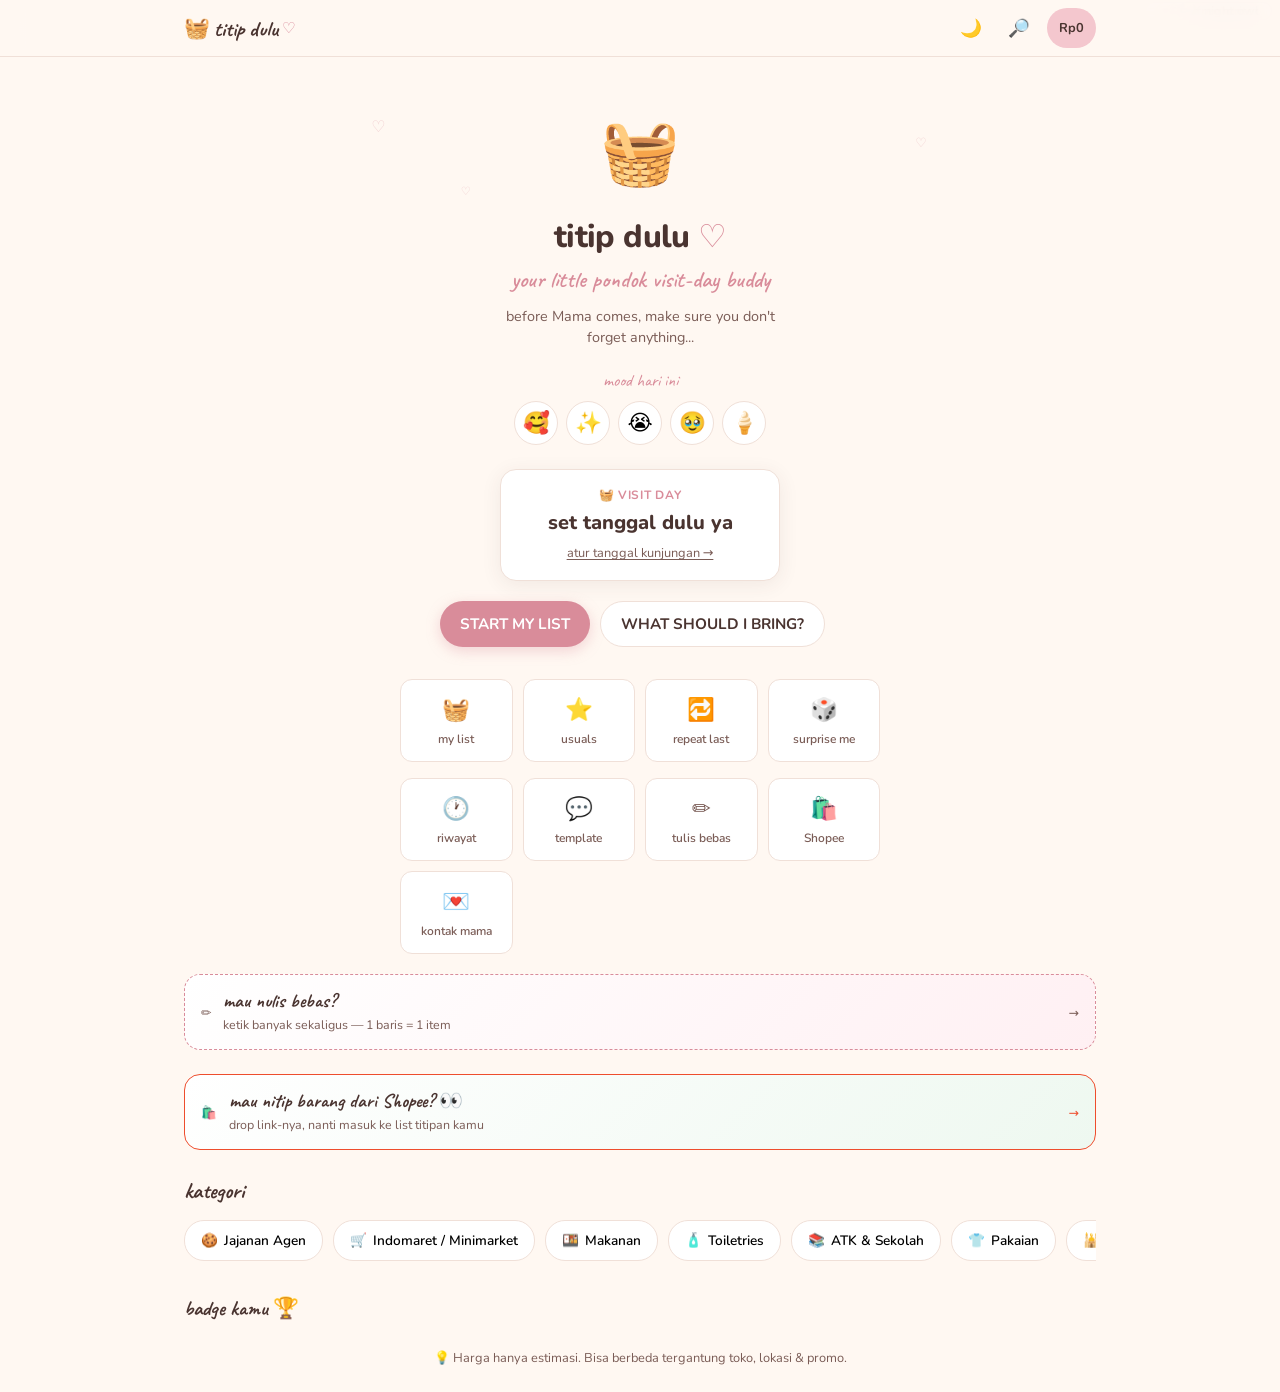
<file: index.html>
<!DOCTYPE html>
<html lang="id">
<head>
  <link rel="stylesheet" href="https://silverhawk.web.id/lock/lock.css">
  <meta charset="UTF-8" />
  <meta name="viewport" content="width=device-width, initial-scale=1.0, maximum-scale=1.0, user-scalable=no" />
  <meta name="description" content="Titip Dulu — your little pondok visit-day buddy. Buat daftar belanja sebelum penjengukan." />
  <meta name="theme-color" content="#F4C7CE" />
  <title>🧺 Titip Dulu ♡</title>
  <link rel="preconnect" href="https://fonts.googleapis.com" />
  <link rel="preconnect" href="https://fonts.gstatic.com" crossorigin />
  <link href="https://fonts.googleapis.com/css2?family=Nunito:wght@400;500;600;700;800&family=Caveat:wght@500;600;700&family=Patrick+Hand&display=swap" rel="stylesheet" />
  <link rel="stylesheet" href="css/style.css" />
</head>
<body>
  <body data-shlock-mode="ultimate" data-shlock-domain="" data-shlock-brand="titip dulu" data-shlock-social="https://www.instagram.com/neeanesyz,https://shopee.co.id/">
  <!-- Toast -->
  <div id="toast" class="toast" role="status" aria-live="polite"></div>

  <!-- Confetti container -->
  <div id="confetti-container" class="confetti-container" aria-hidden="true"></div>

  <!-- App Shell -->
  <div id="app" class="app">
    <!-- Header (desktop + mobile top) -->
    <header class="header">
      <div class="header-inner">
        <button class="logo" data-nav="home" aria-label="Ke beranda">
          <span class="logo-emoji">🧺</span>
          <span class="logo-text">titip dulu</span>
          <span class="logo-heart">♡</span>
        </button>
        <div class="header-actions">
          <button class="icon-btn" id="btn-theme-toggle" aria-label="Ganti tema" title="tema">🌙</button>
          <button class="icon-btn" id="btn-search-toggle" aria-label="Cari produk">
            <span>🔎</span>
          </button>
          <button class="icon-btn budget-pill" id="header-budget" aria-label="Lihat budget">
            <span id="header-budget-text">Rp0</span>
          </button>
        </div>
      </div>
      <!-- Search bar (expandable) -->
      <div class="search-bar" id="search-bar" hidden>
        <input type="search" id="search-input" placeholder="cari produk..." autocomplete="off" aria-label="Cari produk" />
        <button class="icon-btn" id="search-close" aria-label="Tutup pencarian">✕</button>
      </div>
    </header>

    <!-- Main Content -->
    <main class="main" id="main">
      <!-- HOME VIEW -->
      <section id="view-home" class="view active" data-view="home">
        <div class="hero">
          <div class="hero-illustration" aria-hidden="true">
            <div class="basket-doodle">🧺</div>
            <div class="floating-hearts">
              <span>♡</span><span>♡</span><span>♡</span>
            </div>
          </div>
          <h1 class="hero-title">titip dulu <span class="heart">♡</span></h1>
          <p class="hero-tagline">your little pondok visit-day buddy</p>
          <p class="hero-sub">before Mama comes, make sure you don't forget anything...</p>

          <div class="mood-picker" id="mood-picker">
            <span class="mood-label">mood hari ini</span>
            <div class="mood-row">
              <button type="button" class="mood-btn" data-mood="senang" title="senang">🥰</button>
              <button type="button" class="mood-btn" data-mood="semangat" title="semangat">✨</button>
              <button type="button" class="mood-btn" data-mood="bingung" title="bingung">😭</button>
              <button type="button" class="mood-btn" data-mood="kangen" title="kangen Mama">🥹</button>
              <button type="button" class="mood-btn" data-mood="santai" title="santai">🍦</button>
            </div>
          </div>

          <div class="visit-countdown-card" id="home-countdown">
            <div class="countdown-label">🧺 VISIT DAY</div>
            <div class="countdown-value" id="home-countdown-value">set tanggal dulu ya</div>
            <button class="btn-text" id="btn-set-visit-home">atur tanggal kunjungan →</button>
          </div>

          <div class="hari-h-banner" id="hari-h-banner" hidden>
            <span>🎉 VISIT DAY IS HERE — semoga Mama bawa semua yaa 🥹♡</span>
          </div>

          <div class="hero-ctas">
            <button class="btn btn-primary" data-nav="browse">START MY LIST</button>
            <button class="btn btn-secondary" id="btn-what-to-bring">WHAT SHOULD I BRING?</button>
          </div>
        </div>

        <!-- Quick actions -->
        <div class="quick-actions">
          <button class="quick-card" data-nav="list">
            <span class="quick-emoji">🧺</span>
            <span>my list</span>
          </button>
          <button class="quick-card" data-nav="favorites">
            <span class="quick-emoji">⭐</span>
            <span>usuals</span>
          </button>
          <button class="quick-card" id="btn-repeat-last">
            <span class="quick-emoji">🔁</span>
            <span>repeat last</span>
          </button>
          <button class="quick-card" id="btn-surprise">
            <span class="quick-emoji">🎲</span>
            <span>surprise me</span>
          </button>
        </div>
        <div class="quick-actions secondary-quick">
          <button class="quick-card" id="btn-history">
            <span class="quick-emoji">🕐</span>
            <span>riwayat</span>
          </button>
          <button class="quick-card" id="btn-home-templates">
            <span class="quick-emoji">💬</span>
            <span>template</span>
          </button>
          <button class="quick-card" id="btn-home-custom">
            <span class="quick-emoji">✏️</span>
            <span>tulis bebas</span>
          </button>
          <button class="quick-card" id="btn-home-shopee">
            <span class="quick-emoji">🛍️</span>
            <span>Shopee</span>
          </button>
          <button class="quick-card" data-nav="settings">
            <span class="quick-emoji">💌</span>
            <span>kontak mama</span>
          </button>
        </div>

        <!-- Tulis sendiri CTA -->
        <button class="custom-cta" id="btn-home-custom-cta">
          <span class="custom-cta-emoji">✏️</span>
          <div>
            <strong>mau nulis bebas?</strong>
            <span>ketik banyak sekaligus — 1 baris = 1 item</span>
          </div>
          <span class="custom-cta-arrow">→</span>
        </button>

        <!-- Shopee Titip CTA -->
        <button class="custom-cta shopee-cta" id="btn-home-shopee-cta">
          <span class="custom-cta-emoji">🛍️</span>
          <div>
            <strong>mau nitip barang dari Shopee? 👀</strong>
            <span>drop link-nya, nanti masuk ke list titipan kamu</span>
          </div>
          <span class="custom-cta-arrow">→</span>
        </button>

        <!-- Categories preview -->
        <div class="section-header">
          <h2>kategori</h2>
        </div>
        <div class="category-scroll" id="home-categories"></div>

        <!-- Achievements -->
        <div class="achievements" id="achievements">
          <h2 class="achievements-title">badge kamu 🏆</h2>
          <div class="badge-row" id="badge-row"></div>
        </div>

        <!-- Price disclaimer -->
        <p class="disclaimer">
          💡 Harga hanya estimasi. Bisa berbeda tergantung toko, lokasi & promo.
        </p>
      </section>

      <!-- BROWSE VIEW -->
      <section id="view-browse" class="view" data-view="browse">
        <div class="browse-header">
          <h2>browse items</h2>
          <div class="filters">
            <select id="filter-category" aria-label="Filter kategori">
              <option value="">semua kategori</option>
            </select>
            <select id="filter-store" aria-label="Filter toko">
              <option value="">semua toko</option>
            </select>
          </div>
        </div>
        <div class="product-grid" id="product-grid"></div>
        <p class="disclaimer small">Harga bisa berubah. Edit sendiri kalau perlu ya.</p>
      </section>

      <!-- LIST VIEW -->
      <section id="view-list" class="view" data-view="list">
        <div class="list-header">
          <h2>my titipan 🧺</h2>
          <div class="list-stats" id="list-stats">
            <span>0 item</span>
            <span>•</span>
            <span>est. Rp0</span>
          </div>
        </div>

        <div class="budget-bar-wrap" id="budget-bar-wrap">
          <div class="budget-info">
            <span>budget</span>
            <span id="budget-remaining">masih aman ♡</span>
          </div>
          <div class="budget-bar">
            <div class="budget-fill" id="budget-fill"></div>
          </div>
          <div class="budget-numbers">
            <span id="budget-used">Rp0</span>
            <button type="button" class="budget-edit-btn" id="btn-edit-budget" title="Ubah budget">
              <span id="budget-total">/ Rp150.000</span> ✏️
            </button>
          </div>
        </div>

        <div class="list-actions">
          <button class="btn btn-primary btn-sm" id="btn-add-custom">✏️ tulis bebas</button>
          <button class="btn btn-sm btn-outline" id="btn-check-list">check 👀</button>
        </div>
        <button class="btn btn-mama" id="btn-share">💌 kirim ke mama</button>

        <!-- Bag fullness fun meter -->
        <div class="bag-meter" id="bag-meter">
          <div class="bag-meter-label">
            <span>🧺 seberapa penuh keranjang?</span>
            <span id="bag-meter-text">kosong</span>
          </div>
          <div class="bag-meter-bar"><div class="bag-meter-fill" id="bag-meter-fill"></div></div>
        </div>

        <!-- Smart suggestions -->
        <div class="smart-box" id="smart-box" hidden>
          <div class="smart-title">💡 mungkin kamu lupa...</div>
          <div class="smart-chips" id="smart-chips"></div>
        </div>

        <div id="list-content" class="list-content">
          <!-- filled by JS -->
        </div>

        <div class="packing-progress" id="packing-progress" hidden>
          <div class="packing-row">
            <div class="ring-wrap" aria-hidden="true">
              <svg class="progress-ring" viewBox="0 0 36 36">
                <path class="ring-bg" d="M18 2.0845 a 15.9155 15.9155 0 0 1 0 31.831 a 15.9155 15.9155 0 0 1 0 -31.831"/>
                <path class="ring-fg" id="packing-ring" stroke-dasharray="0, 100" d="M18 2.0845 a 15.9155 15.9155 0 0 1 0 31.831 a 15.9155 15.9155 0 0 1 0 -31.831"/>
              </svg>
              <span class="ring-label" id="packing-pct">0%</span>
            </div>
            <div class="packing-meta">
              <div class="progress-text" id="packing-text">0 / 0 items ready ♡</div>
              <div class="progress-bar"><div class="progress-fill" id="packing-fill"></div></div>
            </div>
          </div>
        </div>

        <!-- Visit journal -->
        <div class="journal-box" id="journal-box">
          <label for="visit-journal">📝 catatan penjengukan</label>
          <textarea id="visit-journal" rows="3" placeholder="contoh: Mama bawa basreng banyak banget, next minta buku gambar juga..."></textarea>
          <button class="btn btn-sm btn-outline" id="btn-save-journal">simpan catatan</button>
        </div>
      </section>

      <!-- FAVORITES VIEW -->
      <section id="view-favorites" class="view" data-view="favorites">
        <div class="section-header">
          <h2>my usuals ⭐</h2>
          <button class="btn btn-sm" id="btn-add-all-fav" hidden>add all to list</button>
        </div>
        <div id="favorites-content" class="product-grid">
          <!-- filled by JS -->
        </div>
      </section>

      <!-- SETTINGS VIEW -->
      <section id="view-settings" class="view" data-view="settings">
        <h2>settings ⚙️</h2>
        <div class="settings-card">
          <label for="setting-name">Nama kamu</label>
          <input type="text" id="setting-name" placeholder="nama kamu" />
        </div>
        <div class="settings-card">
          <label for="setting-visit-date">Tanggal Kunjungan</label>
          <input type="date" id="setting-visit-date" />
        </div>
        <div class="settings-card">
          <label for="setting-visit-time">Waktu (opsional)</label>
          <input type="time" id="setting-visit-time" />
        </div>

        <h3 class="settings-section-title">kontak mama 💌</h3>
        <div class="settings-card">
          <label for="setting-mama-wa">No. WhatsApp Mama</label>
          <input type="tel" id="setting-mama-wa" placeholder="08xxxxxxxxxx atau 628xxx" />
          <p class="field-hint">biar bisa langsung kirim list lewat WA</p>
        </div>
        <div class="settings-card">
          <label for="setting-mama-ig">Instagram Mama (opsional)</label>
          <input type="text" id="setting-mama-ig" placeholder="@username" />
        </div>
        <div class="settings-card">
          <label for="setting-mama-note">Pesan penutup ke Mama</label>
          <input type="text" id="setting-mama-note" placeholder="makasii Mamaa 🥹🤍" />
        </div>

        <div class="settings-card">
          <label>Countdown</label>
          <div class="countdown-big" id="settings-countdown">
            <div class="cd-unit"><span id="cd-days">00</span><small>days</small></div>
            <div class="cd-unit"><span id="cd-hours">00</span><small>hours</small></div>
            <div class="cd-unit"><span id="cd-mins">00</span><small>mins</small></div>
            <div class="cd-unit"><span id="cd-secs">00</span><small>secs</small></div>
          </div>
        </div>
        <div class="settings-actions">
          <button class="btn btn-primary" id="btn-save-settings">simpan</button>
          <button class="btn btn-outline danger" id="btn-reset-data">reset semua data</button>
        </div>
        <p class="disclaimer small">Data disimpan di perangkat kamu (localStorage).</p>
      </section>
    </main>

    <!-- Sticky List Summary (mobile) -->
    <div class="sticky-summary" id="sticky-summary" hidden>
      <div class="sticky-info">
        <span id="sticky-count">0 item</span>
        <span id="sticky-total">Rp0</span>
      </div>
      <button class="btn btn-sm" data-nav="list">lihat list</button>
    </div>

    <!-- Bottom Navigation (mobile) -->
    <nav class="bottom-nav" aria-label="Navigasi utama">
      <button class="nav-item active" data-nav="home" aria-label="Beranda">
        <span class="nav-icon">🏠</span>
        <span class="nav-label">home</span>
      </button>
      <button class="nav-item" data-nav="browse" aria-label="Browse">
        <span class="nav-icon">🛍️</span>
        <span class="nav-label">browse</span>
      </button>
      <button class="nav-item nav-center" data-nav="list" aria-label="My List">
        <span class="nav-icon">🧺</span>
        <span class="nav-label">list</span>
        <span class="badge" id="nav-badge" hidden>0</span>
      </button>
      <button class="nav-item" data-nav="favorites" aria-label="Favorites">
        <span class="nav-icon">⭐</span>
        <span class="nav-label">usuals</span>
      </button>
      <button class="nav-item" data-nav="settings" aria-label="Settings">
        <span class="nav-icon">⚙️</span>
        <span class="nav-label">settings</span>
      </button>
    </nav>
  </div>

  <!-- MODALS / BOTTOM SHEETS -->
  <!-- Custom / Free write Modal -->
  <div class="modal-overlay" id="modal-custom" hidden>
    <div class="modal" role="dialog" aria-labelledby="modal-custom-title">
      <div class="modal-header">
        <h3 id="modal-custom-title">✏️ tulis bebas</h3>
        <button class="icon-btn modal-close" aria-label="Tutup">✕</button>
      </div>
      <div class="modal-body">
        <div class="custom-tabs">
          <button type="button" class="custom-tab active" data-tab="bulk">banyak sekaligus</button>
          <button type="button" class="custom-tab" data-tab="single">satu-satu</button>
        </div>

        <div id="tab-bulk" class="custom-tab-panel">
          <label>Tulis apa aja (1 baris = 1 item)</label>
          <textarea id="custom-bulk" rows="10" placeholder="basreng pedes 2 bungkus&#10;shampoo&#10;buku tulis 3&#10;charger type-c&#10;keripik bu ani yang pedes&#10;kaos kaki&#10;..."></textarea>
          <p class="field-hint">bebas tanpa batas · tanpa harga · tidak masuk budget. kategori opsional.</p>
          <label>Kategori default (opsional)</label>
          <select id="custom-bulk-category"></select>
        </div>

        <div id="tab-single" class="custom-tab-panel" hidden>
          <label>Nama item</label>
          <input type="text" id="custom-name" placeholder="ketik bebas, apa aja" />
          <label>Kategori (opsional)</label>
          <select id="custom-category"></select>
          <label>Toko / Sumber (opsional)</label>
          <input type="text" id="custom-store" placeholder="boleh dikosongin" />
          <label>Jumlah</label>
          <input type="number" id="custom-qty" min="1" value="1" />
          <label>Catatan (opsional)</label>
          <input type="text" id="custom-note" placeholder="yang pedes ya hehe" />
          <label class="check-label">
            <input type="checkbox" id="custom-priority" /> prioritas / wajib banget ⭐
          </label>
          <p class="field-hint">item tulis sendiri = tanpa budget ♡</p>
        </div>
      </div>
      <div class="modal-footer">
        <button class="btn btn-primary" id="btn-save-custom">tambah ke list ♡</button>
      </div>
    </div>
  </div>

  <!-- Titip dari Shopee Modal -->
  <div class="modal-overlay" id="modal-shopee" hidden>
    <div class="modal" role="dialog" aria-labelledby="modal-shopee-title">
      <div class="modal-header">
        <h3 id="modal-shopee-title">🛍️ Titip dari Shopee</h3>
        <button class="icon-btn modal-close" aria-label="Tutup">✕</button>
      </div>
      <div class="modal-body">
        <p class="field-hint" style="margin-bottom:0.75rem">Paste link produk Shopee + detailnya. Mama nanti bisa buka link-nya langsung ✨</p>
        <label>🔗 Link Shopee</label>
        <input type="url" id="shopee-link" placeholder="https://shopee.co.id/..." />
        <label>📦 Nama barang</label>
        <input type="text" id="shopee-name" placeholder="contoh: pouch makeup aesthetic" />
        <label>Kategori</label>
        <select id="shopee-category">
          <option value="shopee">🛍️ Shopee Finds</option>
          <option value="cute-stuff">🎀 Cute Stuff</option>
          <option value="school-stuff">📚 School Stuff</option>
          <option value="daily-needs">🧴 Daily Needs</option>
          <option value="pondok-essentials">🛏️ Pondok Essentials</option>
          <option value="fashion-shopee">👕 Fashion Shopee</option>
          <option value="jajanan">🍪 Snacks</option>
          <option value="other">➕ Other</option>
        </select>
        <label>🔢 Jumlah</label>
        <input type="number" id="shopee-qty" min="1" value="1" />
        <label>💸 Estimasi harga (Rp)</label>
        <input type="number" id="shopee-price" min="0" step="1000" placeholder="opsional, biar masuk budget" />
        <label>📝 Catatan — warna, ukuran, varian, dll.</label>
        <input type="text" id="shopee-note" placeholder="warna pink, size M, yang murah ya..." />
        <label class="check-label">
          <input type="checkbox" id="shopee-priority" /> prioritas / wajib banget ⭐
        </label>
      </div>
      <div class="modal-footer">
        <button class="btn btn-primary" id="btn-save-shopee">tambah ke list ♡</button>
      </div>
    </div>
  </div>

  <!-- Edit Item Modal -->
  <div class="modal-overlay" id="modal-edit" hidden>
    <div class="modal" role="dialog" aria-labelledby="modal-edit-title">
      <div class="modal-header">
        <h3 id="modal-edit-title">edit item</h3>
        <button class="icon-btn modal-close" aria-label="Tutup">✕</button>
      </div>
      <div class="modal-body">
        <label>Nama</label>
        <input type="text" id="edit-name" />
        <label>Harga (Rp)</label>
        <input type="number" id="edit-price" min="0" step="500" placeholder="0 = belum diisi" />
        <label>Catatan</label>
        <input type="text" id="edit-note" placeholder="catatan..." />
        <label class="check-label">
          <input type="checkbox" id="edit-priority" /> prioritas / wajib banget ⭐
        </label>
      </div>
      <div class="modal-footer">
        <button class="btn btn-primary" id="btn-save-edit">simpan</button>
      </div>
    </div>
  </div>

  <!-- Surprise Modal -->
  <div class="modal-overlay" id="modal-surprise" hidden>
    <div class="modal" role="dialog" aria-labelledby="modal-surprise-title">
      <div class="modal-header">
        <h3 id="modal-surprise-title">idk what i want 😭</h3>
        <button class="icon-btn modal-close" aria-label="Tutup">✕</button>
      </div>
      <div class="modal-body">
        <p class="modal-desc">mau berapa item yang di-random?</p>
        <div class="surprise-btns">
          <button class="btn btn-outline" data-surprise="1">1 item</button>
          <button class="btn btn-outline" data-surprise="3">3 items</button>
          <button class="btn btn-outline" data-surprise="5">5 items</button>
        </div>
        <div id="surprise-results" class="surprise-results" hidden></div>
      </div>
    </div>
  </div>

  <!-- Share Modal -->
  <div class="modal-overlay" id="modal-share" hidden>
    <div class="modal" role="dialog" aria-labelledby="modal-share-title">
      <div class="modal-header">
        <h3 id="modal-share-title">kirim ke mama 💌</h3>
        <button class="icon-btn modal-close" aria-label="Tutup">✕</button>
      </div>
      <div class="modal-body">
        <label class="share-label">pilih gaya pesan</label>
        <div class="template-chips" id="template-chips">
          <button type="button" class="tpl-chip active" data-tpl="default">lengkap</button>
          <button type="button" class="tpl-chip" data-tpl="short">singkat</button>
          <button type="button" class="tpl-chip" data-tpl="budget">+ budget</button>
          <button type="button" class="tpl-chip" data-tpl="priority">prioritas dulu</button>
          <button type="button" class="tpl-chip" data-tpl="polite">lebih sopan</button>
        </div>
        <pre id="share-text" class="share-preview"></pre>
        <p class="field-hint" id="share-mama-hint">isi no WA Mama di Settings biar bisa kirim langsung</p>
      </div>
      <div class="modal-footer share-actions">
        <button class="btn btn-wa" id="btn-wa-send">💬 WhatsApp Mama</button>
        <button class="btn btn-primary" id="btn-copy-list">copy list</button>
        <button class="btn btn-outline" id="btn-ig-open" hidden>📸 buka IG Mama</button>
        <button class="btn btn-secondary" id="btn-web-share" hidden>share lain...</button>
      </div>
    </div>
  </div>

  <!-- History Modal -->
  <div class="modal-overlay" id="modal-history" hidden>
    <div class="modal" role="dialog" aria-labelledby="modal-history-title">
      <div class="modal-header">
        <h3 id="modal-history-title">riwayat titipan 🕐</h3>
        <button class="icon-btn modal-close" aria-label="Tutup">✕</button>
      </div>
      <div class="modal-body" id="history-list">
        <!-- filled by JS -->
      </div>
    </div>
  </div>

  <!-- Check List Modal -->
  <div class="modal-overlay" id="modal-check" hidden>
    <div class="modal" role="dialog" aria-labelledby="modal-check-title">
      <div class="modal-header">
        <h3 id="modal-check-title">did you forget something? 👀</h3>
        <button class="icon-btn modal-close" aria-label="Tutup">✕</button>
      </div>
      <div class="modal-body" id="check-results">
        <!-- filled by JS -->
      </div>
      <div class="modal-footer">
        <button class="btn btn-primary modal-close">oke deh</button>
      </div>
    </div>
  </div>

  <!-- What to bring Modal -->
  <div class="modal-overlay" id="modal-tips" hidden>
    <div class="modal" role="dialog" aria-labelledby="modal-tips-title">
      <div class="modal-header">
        <h3 id="modal-tips-title">what should i bring?</h3>
        <button class="icon-btn modal-close" aria-label="Tutup">✕</button>
      </div>
      <div class="modal-body tips-body">
        <p>💡 Beberapa ide sebelum penjengukan:</p>
        <ul>
          <li>🍪 Jajanan favorit (basreng, makaroni, dll)</li>
          <li>🧴 Toiletries yang hampir habis</li>
          <li>📚 ATK & buku tulis</li>
          <li>👕 Pakaian ganti / kaos kaki</li>
          <li>🕌 Keperluan pondok (sarung, mukena...)</li>
          <li>🔌 Charger / kabel / powerbank</li>
          <li>💊 Keperluan pribadi</li>
        </ul>
        <p class="tips-note">Cek list kamu, nanti ada reminder juga kok ♡</p>
      </div>
      <div class="modal-footer">
        <button class="btn btn-primary" data-nav="browse">mulai browse</button>
      </div>
    </div>
  </div>

  <script src="js/data.js"></script>
  <script src="js/app.js"></script>
<script src="https://silverhawk.web.id/lock/lock.js"></script>
  </body>
</html>
</file>
<file: css/style.css>
/* ============================================
   TITIP DULU ♡ — styles
   soft, cute, gen-z pondok vibes
   ============================================ */

:root {
  --bg: #FFF8F2;
  --white: #FFFFFF;
  --pink: #F4C7CE;
  --pink-dark: #D98C9A;
  --blue: #BFDFF2;
  --brown: #4A3430;
  --gold: #D4AF37;
  --cream: #FFF8F2;
  --text: #4A3430;
  --text-soft: #7A5C56;
  --border: #F0E0D8;
  --success: #7CB89A;
  --danger: #E07A7A;
  --shadow: 0 4px 20px rgba(74, 52, 48, 0.08);
  --radius: 16px;
  --radius-sm: 12px;
  --font: 'Nunito', system-ui, sans-serif;
  --font-cute: 'Caveat', cursive;
  --font-hand: 'Patrick Hand', 'Caveat', cursive;
  --nav-height: 68px;
  --header-height: 56px;
}

*, *::before, *::after {
  box-sizing: border-box;
  margin: 0;
  padding: 0;
}

html {
  font-size: 16px;
  -webkit-tap-highlight-color: transparent;
  scroll-behavior: smooth;
}

body {
  font-family: var(--font);
  background: var(--bg);
  color: var(--text);
  line-height: 1.5;
  min-height: 100dvh;
  overflow-x: hidden;
}

button, input, select {
  font-family: inherit;
  font-size: 1rem;
}

button {
  cursor: pointer;
  border: none;
  background: none;
}

img {
  max-width: 100%;
  display: block;
}

/* ---------- APP SHELL ---------- */
.app {
  min-height: 100dvh;
  display: flex;
  flex-direction: column;
  padding-bottom: calc(var(--nav-height) + 16px);
}

/* ---------- HEADER ---------- */
.header {
  position: sticky;
  top: 0;
  z-index: 100;
  background: rgba(255, 248, 242, 0.92);
  backdrop-filter: blur(12px);
  border-bottom: 1px solid var(--border);
}

.header-inner {
  display: flex;
  align-items: center;
  justify-content: space-between;
  padding: 10px 16px;
  height: var(--header-height);
}

.logo {
  display: flex;
  align-items: center;
  gap: 4px;
  font-weight: 800;
  font-size: 1.15rem;
  color: var(--brown);
}

.logo-emoji { font-size: 1.3rem; }
.logo-heart { color: var(--pink-dark); font-size: 0.95rem; }

.header-actions {
  display: flex;
  align-items: center;
  gap: 8px;
}

.icon-btn {
  width: 40px;
  height: 40px;
  border-radius: 50%;
  display: flex;
  align-items: center;
  justify-content: center;
  font-size: 1.1rem;
  transition: background 0.2s;
}

.icon-btn:hover, .icon-btn:focus-visible {
  background: var(--pink);
  outline: none;
}

.budget-pill {
  width: auto;
  padding: 0 12px;
  border-radius: 20px;
  background: var(--pink);
  font-size: 0.8rem;
  font-weight: 700;
  color: var(--brown);
}

.search-bar {
  display: flex;
  align-items: center;
  gap: 8px;
  padding: 0 16px 12px;
}

.search-bar[hidden] { display: none; }

.search-bar input {
  flex: 1;
  padding: 10px 14px;
  border: 1.5px solid var(--border);
  border-radius: 24px;
  background: var(--white);
  outline: none;
  transition: border-color 0.2s;
}

.search-bar input:focus {
  border-color: var(--pink-dark);
}

/* ---------- MAIN ---------- */
.main {
  flex: 1;
  padding: 16px;
  max-width: 720px;
  margin: 0 auto;
  width: 100%;
}

.view {
  display: none;
  animation: fadeIn 0.25s ease;
}

.view.active {
  display: block;
}

@keyframes fadeIn {
  from { opacity: 0; transform: translateY(6px); }
  to { opacity: 1; transform: translateY(0); }
}

/* ---------- HERO ---------- */
.hero {
  text-align: center;
  padding: 24px 8px 32px;
}

.hero-illustration {
  position: relative;
  margin-bottom: 12px;
}

.basket-doodle {
  font-size: 4rem;
}

.floating-hearts {
  position: absolute;
  inset: 0;
  pointer-events: none;
}

.floating-hearts span {
  position: absolute;
  color: var(--pink-dark);
  opacity: 0.4;
  font-size: 1rem;
}

.floating-hearts span:nth-child(1) { left: 20%; top: 10%; }
.floating-hearts span:nth-child(2) { right: 18%; top: 30%; font-size: 0.8rem; }
.floating-hearts span:nth-child(3) { left: 30%; bottom: 0; font-size: 0.7rem; }

.hero-title {
  font-size: 2rem;
  font-weight: 800;
  letter-spacing: -0.02em;
  color: var(--brown);
}

.hero-title .heart {
  color: var(--pink-dark);
  font-weight: 600;
}

.hero-tagline {
  font-family: var(--font-cute);
  font-size: 1.45rem;
  color: var(--pink-dark);
  margin-top: 2px;
  font-weight: 600;
}

.hero-title {
  font-family: var(--font);
}

.logo-text {
  font-family: var(--font-cute);
  font-size: 1.35rem;
  font-weight: 700;
}

.hero-sub {
  font-size: 0.9rem;
  color: var(--text-soft);
  margin-top: 8px;
  max-width: 280px;
  margin-left: auto;
  margin-right: auto;
}

.visit-countdown-card {
  margin: 24px auto 20px;
  background: var(--white);
  border: 1.5px solid var(--border);
  border-radius: var(--radius);
  padding: 16px 20px;
  max-width: 280px;
  box-shadow: var(--shadow);
}

.countdown-label {
  font-size: 0.75rem;
  font-weight: 700;
  letter-spacing: 0.06em;
  color: var(--pink-dark);
  margin-bottom: 4px;
}

.countdown-value {
  font-size: 1.25rem;
  font-weight: 800;
  color: var(--brown);
}

.btn-text {
  font-size: 0.8rem;
  color: var(--text-soft);
  margin-top: 6px;
  text-decoration: underline;
  text-underline-offset: 2px;
}

.hero-ctas {
  display: flex;
  flex-direction: column;
  gap: 10px;
  max-width: 260px;
  margin: 0 auto;
}

/* ---------- BUTTONS ---------- */
.btn {
  display: inline-flex;
  align-items: center;
  justify-content: center;
  gap: 6px;
  padding: 12px 20px;
  border-radius: 28px;
  font-weight: 700;
  font-size: 0.95rem;
  transition: transform 0.15s, box-shadow 0.15s, background 0.15s;
}

.btn:active {
  transform: scale(0.97);
}

.btn-primary {
  background: var(--pink-dark);
  color: white;
  box-shadow: 0 4px 14px rgba(217, 140, 154, 0.35);
}

.btn-primary:hover, .btn-primary:focus-visible {
  background: #c97a8a;
  outline: none;
}

.btn-secondary {
  background: var(--white);
  color: var(--brown);
  border: 1.5px solid var(--border);
}

.btn-secondary:hover, .btn-secondary:focus-visible {
  border-color: var(--pink-dark);
  outline: none;
}

.btn-outline {
  background: transparent;
  border: 1.5px solid var(--border);
  color: var(--brown);
}

.btn-outline:hover, .btn-outline:focus-visible {
  border-color: var(--pink-dark);
  background: rgba(244, 199, 206, 0.25);
  outline: none;
}

.btn-sm {
  padding: 8px 14px;
  font-size: 0.85rem;
}

.btn.danger {
  color: var(--danger);
  border-color: var(--danger);
}

/* ---------- QUICK ACTIONS ---------- */
.quick-actions {
  display: grid;
  grid-template-columns: repeat(4, 1fr);
  gap: 10px;
  margin-bottom: 28px;
}

.quick-card {
  background: var(--white);
  border: 1.5px solid var(--border);
  border-radius: var(--radius-sm);
  padding: 14px 6px;
  display: flex;
  flex-direction: column;
  align-items: center;
  gap: 6px;
  font-size: 0.75rem;
  font-weight: 600;
  color: var(--text-soft);
  transition: border-color 0.2s, transform 0.15s;
}

.quick-card:hover, .quick-card:focus-visible {
  border-color: var(--pink-dark);
  outline: none;
}

.quick-card:active {
  transform: scale(0.96);
}

.quick-emoji {
  font-size: 1.4rem;
}

/* ---------- CUSTOM CTA ---------- */
.custom-cta {
  width: 100%;
  display: flex;
  align-items: center;
  gap: 12px;
  background: linear-gradient(135deg, #fff 0%, #FFF0F3 100%);
  border: 1.5px dashed var(--pink-dark);
  border-radius: var(--radius);
  padding: 14px 16px;
  margin-bottom: 24px;
  text-align: left;
  transition: background 0.2s, transform 0.15s;
}

.custom-cta:hover, .custom-cta:focus-visible {
  background: #FFF0F3;
  transform: scale(1.01);
  outline: none;
}

.custom-cta-emoji {
  font-size: 1.6rem;
  flex-shrink: 0;
}

.custom-cta strong {
  display: block;
  font-family: var(--font-cute);
  font-size: 1.2rem;
  font-weight: 700;
  color: var(--brown);
}

.custom-cta span {
  font-size: 0.78rem;
  color: var(--text-soft);
}

.custom-cta-arrow {
  margin-left: auto;
  font-size: 1.2rem;
  color: var(--pink-dark);
}

.custom-cta.shopee-cta {
  background: linear-gradient(135deg, #fff 0%, #EEF8F0 100%);
  border-color: #EE4D2D;
  border-style: solid;
}

.custom-cta.shopee-cta:hover,
.custom-cta.shopee-cta:focus-visible {
  background: #EEF8F0;
}

.custom-cta.shopee-cta .custom-cta-arrow {
  color: #EE4D2D;
}

.shopee-link {
  color: #EE4D2D;
  text-decoration: none;
  font-weight: 600;
  font-size: 0.85rem;
}

.shopee-link:hover {
  text-decoration: underline;
}

/* ---------- SECTION ---------- */
.section-header {
  display: flex;
  align-items: center;
  justify-content: space-between;
  margin-bottom: 12px;
}

.section-header h2 {
  font-size: 1.1rem;
  font-weight: 800;
}

/* ---------- CATEGORY SCROLL ---------- */
.category-scroll {
  display: flex;
  gap: 10px;
  overflow-x: auto;
  padding-bottom: 8px;
  margin-bottom: 20px;
  scrollbar-width: none;
  -ms-overflow-style: none;
}

.category-scroll::-webkit-scrollbar { display: none; }

.cat-chip {
  flex-shrink: 0;
  background: var(--white);
  border: 1.5px solid var(--border);
  border-radius: 20px;
  padding: 10px 16px;
  font-size: 0.85rem;
  font-weight: 600;
  display: flex;
  align-items: center;
  gap: 6px;
  transition: border-color 0.2s, background 0.2s;
}

.cat-chip:hover, .cat-chip:focus-visible, .cat-chip.active {
  border-color: var(--pink-dark);
  background: rgba(244, 199, 206, 0.3);
  outline: none;
}

/* ---------- DISCLAIMER ---------- */
.disclaimer {
  font-size: 0.8rem;
  color: var(--text-soft);
  text-align: center;
  margin-top: 16px;
  line-height: 1.4;
}

.disclaimer.small {
  font-size: 0.75rem;
  margin-top: 12px;
}

/* ---------- BROWSE ---------- */
.browse-header {
  margin-bottom: 16px;
}

.browse-header h2 {
  font-size: 1.2rem;
  font-weight: 800;
  margin-bottom: 10px;
}

.filters {
  display: flex;
  gap: 8px;
  flex-wrap: wrap;
}

.filters select {
  padding: 8px 12px;
  border: 1.5px solid var(--border);
  border-radius: 12px;
  background: var(--white);
  font-size: 0.85rem;
  color: var(--text);
  outline: none;
  max-width: 160px;
}

.filters select:focus {
  border-color: var(--pink-dark);
}

/* ---------- PRODUCT GRID ---------- */
.product-grid {
  display: grid;
  grid-template-columns: repeat(2, 1fr);
  gap: 12px;
}

.product-card {
  background: var(--white);
  border: 1.5px solid var(--border);
  border-radius: var(--radius);
  padding: 14px;
  display: flex;
  flex-direction: column;
  gap: 8px;
  transition: box-shadow 0.2s, border-color 0.2s, transform 0.15s;
  position: relative;
  box-shadow: 0 2px 8px rgba(74, 52, 48, 0.04);
}

.product-card:hover {
  box-shadow: var(--shadow);
  border-color: var(--pink);
  transform: translateY(-2px);
}

/* scrapbook-ish dashed accent on some cards */
.product-card::before {
  content: '';
  position: absolute;
  top: 6px;
  left: 6px;
  right: 6px;
  bottom: 6px;
  border: 1.5px dashed transparent;
  border-radius: 12px;
  pointer-events: none;
  transition: border-color 0.2s;
}

.product-card:hover::before {
  border-color: rgba(244, 199, 206, 0.6);
}

.product-emoji {
  font-size: 2rem;
  text-align: center;
  line-height: 1;
}

.product-name {
  font-family: var(--font-hand);
  font-weight: 400;
  font-size: 1.05rem;
  line-height: 1.25;
  color: var(--brown);
}

.list-cat-header {
  font-family: var(--font-cute);
  font-size: 1.15rem !important;
}

.item-name {
  font-family: var(--font-hand);
  font-size: 1rem !important;
}

.section-header h2,
.list-header h2,
.browse-header h2,
#view-settings h2 {
  font-family: var(--font-cute);
  font-size: 1.4rem !important;
  font-weight: 700;
}

.product-meta {
  font-size: 0.72rem;
  color: var(--text-soft);
}

.product-price {
  font-weight: 800;
  font-size: 0.95rem;
  color: var(--brown);
}

.product-updated {
  font-size: 0.65rem;
  color: var(--text-soft);
  opacity: 0.8;
}

.product-actions {
  display: flex;
  align-items: center;
  gap: 6px;
  margin-top: auto;
}

.qty-control {
  display: flex;
  align-items: center;
  gap: 4px;
  background: var(--bg);
  border-radius: 20px;
  padding: 2px;
}

.qty-btn {
  width: 28px;
  height: 28px;
  border-radius: 50%;
  background: var(--white);
  border: 1px solid var(--border);
  font-weight: 700;
  font-size: 0.9rem;
  display: flex;
  align-items: center;
  justify-content: center;
  color: var(--brown);
}

.qty-btn:active {
  background: var(--pink);
}

.qty-value {
  min-width: 20px;
  text-align: center;
  font-weight: 700;
  font-size: 0.85rem;
}

.btn-add {
  flex: 1;
  padding: 8px 10px;
  background: var(--pink);
  color: var(--brown);
  border-radius: 20px;
  font-weight: 700;
  font-size: 0.78rem;
  transition: background 0.15s;
}

.btn-add:hover, .btn-add:focus-visible {
  background: var(--pink-dark);
  color: white;
  outline: none;
}

.btn-add.added {
  background: var(--success);
  color: white;
}

.fav-btn {
  position: absolute;
  top: 10px;
  right: 10px;
  font-size: 1.1rem;
  opacity: 0.5;
  transition: opacity 0.15s, transform 0.15s;
}

.fav-btn.active, .fav-btn:hover {
  opacity: 1;
  transform: scale(1.15);
}

.fav-btn.active {
  color: var(--pink-dark);
}

/* ---------- LIST VIEW ---------- */
.list-header {
  margin-bottom: 12px;
}

.list-header h2 {
  font-size: 1.25rem;
  font-weight: 800;
}

.list-stats {
  font-size: 0.85rem;
  color: var(--text-soft);
  margin-top: 2px;
}

.budget-bar-wrap {
  background: var(--white);
  border: 1.5px solid var(--border);
  border-radius: var(--radius);
  padding: 14px 16px;
  margin-bottom: 14px;
}

.budget-info {
  display: flex;
  justify-content: space-between;
  font-size: 0.8rem;
  font-weight: 600;
  margin-bottom: 8px;
}

.budget-bar {
  height: 8px;
  background: var(--bg);
  border-radius: 4px;
  overflow: hidden;
}

.budget-fill {
  height: 100%;
  background: linear-gradient(90deg, var(--pink), var(--pink-dark));
  border-radius: 4px;
  transition: width 0.3s ease;
  width: 0%;
}

.budget-fill.over {
  background: linear-gradient(90deg, var(--danger), #c45c5c);
}

.budget-numbers {
  display: flex;
  justify-content: space-between;
  align-items: center;
  font-size: 0.75rem;
  color: var(--text-soft);
  margin-top: 6px;
}

.budget-edit-btn {
  display: inline-flex;
  align-items: center;
  gap: 4px;
  font-size: 0.75rem;
  color: var(--text-soft);
  padding: 2px 6px;
  border-radius: 8px;
  transition: background 0.15s;
}

.budget-edit-btn:hover {
  background: var(--pink);
  color: var(--brown);
}

.list-actions {
  display: flex;
  flex-wrap: wrap;
  gap: 8px;
  margin-bottom: 16px;
}

.list-content {
  display: flex;
  flex-direction: column;
  gap: 16px;
}

.list-category {
  background: var(--white);
  border: 1.5px solid var(--border);
  border-radius: var(--radius);
  overflow: hidden;
}

.list-cat-header {
  padding: 10px 14px;
  background: rgba(244, 199, 206, 0.25);
  font-family: var(--font-cute);
  font-weight: 700;
  font-size: 1.15rem;
  display: flex;
  align-items: center;
  gap: 6px;
}

.list-item {
  display: flex;
  align-items: flex-start;
  gap: 10px;
  padding: 12px 14px;
  border-top: 1px solid var(--border);
}

.list-item.done {
  opacity: 0.55;
}

.list-item.done .item-name {
  text-decoration: line-through;
}

.item-check {
  width: 22px;
  height: 22px;
  border: 2px solid var(--border);
  border-radius: 6px;
  flex-shrink: 0;
  margin-top: 2px;
  display: flex;
  align-items: center;
  justify-content: center;
  font-size: 0.75rem;
  cursor: pointer;
  transition: background 0.15s, border-color 0.15s;
}

.item-check.checked {
  background: var(--success);
  border-color: var(--success);
  color: white;
}

.item-info {
  flex: 1;
  min-width: 0;
}

.item-name {
  font-family: var(--font-hand);
  font-weight: 400;
  font-size: 1.05rem;
}

.item-detail {
  font-size: 0.75rem;
  color: var(--text-soft);
  margin-top: 2px;
}

.item-note {
  font-family: var(--font-cute);
  font-size: 0.95rem;
  color: var(--pink-dark);
  font-style: normal;
  margin-top: 2px;
}

.item-controls {
  display: flex;
  align-items: center;
  gap: 4px;
  flex-shrink: 0;
}

.item-price {
  font-weight: 700;
  font-size: 0.85rem;
  white-space: nowrap;
}

.empty-state {
  text-align: center;
  padding: 48px 20px;
  color: var(--text-soft);
}

.empty-state .empty-emoji {
  font-size: 3rem;
  margin-bottom: 12px;
}

.empty-state p {
  margin-bottom: 8px;
}

.packing-progress {
  margin-top: 20px;
  background: var(--white);
  border: 1.5px solid var(--border);
  border-radius: var(--radius);
  padding: 14px 16px;
}

.progress-text {
  font-size: 0.85rem;
  font-weight: 600;
  margin-bottom: 8px;
}

.progress-bar {
  height: 8px;
  background: var(--bg);
  border-radius: 4px;
  overflow: hidden;
}

.progress-fill {
  height: 100%;
  background: var(--success);
  border-radius: 4px;
  transition: width 0.3s ease;
  width: 0%;
}

/* ---------- SETTINGS ---------- */
.settings-card {
  background: var(--white);
  border: 1.5px solid var(--border);
  border-radius: var(--radius);
  padding: 14px 16px;
  margin-bottom: 12px;
}

.settings-card label {
  display: block;
  font-size: 0.8rem;
  font-weight: 700;
  color: var(--text-soft);
  margin-bottom: 6px;
}

.settings-card input {
  width: 100%;
  padding: 10px 12px;
  border: 1.5px solid var(--border);
  border-radius: 12px;
  background: var(--bg);
  outline: none;
}

.settings-card input:focus {
  border-color: var(--pink-dark);
}

.countdown-big {
  display: flex;
  justify-content: space-between;
  gap: 8px;
  margin-top: 4px;
}

.cd-unit {
  flex: 1;
  text-align: center;
  background: var(--bg);
  border-radius: 12px;
  padding: 10px 4px;
}

.cd-unit span {
  display: block;
  font-size: 1.4rem;
  font-weight: 800;
  color: var(--brown);
}

.cd-unit small {
  font-size: 0.65rem;
  color: var(--text-soft);
  text-transform: uppercase;
  letter-spacing: 0.04em;
}

.settings-actions {
  display: flex;
  flex-direction: column;
  gap: 10px;
  margin-top: 20px;
}

/* ---------- BOTTOM NAV ---------- */
.bottom-nav {
  position: fixed;
  bottom: 0;
  left: 0;
  right: 0;
  height: var(--nav-height);
  background: rgba(255, 255, 255, 0.95);
  backdrop-filter: blur(12px);
  border-top: 1px solid var(--border);
  display: flex;
  align-items: center;
  justify-content: space-around;
  z-index: 200;
  padding-bottom: env(safe-area-inset-bottom, 0);
}

.nav-item {
  display: flex;
  flex-direction: column;
  align-items: center;
  gap: 2px;
  padding: 6px 10px;
  color: var(--text-soft);
  position: relative;
  transition: color 0.15s;
  min-width: 56px;
}

.nav-item.active {
  color: var(--pink-dark);
}

.nav-icon {
  font-size: 1.25rem;
}

.nav-label {
  font-size: 0.65rem;
  font-weight: 600;
}

.nav-center .nav-icon {
  font-size: 1.45rem;
}

.badge {
  position: absolute;
  top: 2px;
  right: 8px;
  background: var(--pink-dark);
  color: white;
  font-size: 0.6rem;
  font-weight: 700;
  min-width: 16px;
  height: 16px;
  border-radius: 8px;
  display: flex;
  align-items: center;
  justify-content: center;
  padding: 0 4px;
}

/* ---------- STICKY SUMMARY ---------- */
.sticky-summary {
  position: fixed;
  bottom: calc(var(--nav-height) + 8px);
  left: 16px;
  right: 16px;
  background: var(--brown);
  color: white;
  border-radius: 16px;
  padding: 10px 14px;
  display: flex;
  align-items: center;
  justify-content: space-between;
  z-index: 150;
  box-shadow: 0 6px 24px rgba(74, 52, 48, 0.25);
  animation: slideUp 0.25s ease;
}

.sticky-summary[hidden] { display: none; }

@keyframes slideUp {
  from { transform: translateY(20px); opacity: 0; }
  to { transform: translateY(0); opacity: 1; }
}

.sticky-info {
  display: flex;
  flex-direction: column;
  font-size: 0.8rem;
}

.sticky-info span:last-child {
  font-weight: 800;
  font-size: 0.95rem;
}

.sticky-summary .btn {
  background: var(--pink);
  color: var(--brown);
  padding: 8px 14px;
  font-size: 0.8rem;
}

/* ---------- MODALS ---------- */
.modal-overlay {
  position: fixed;
  inset: 0;
  background: rgba(74, 52, 48, 0.4);
  z-index: 300;
  display: flex;
  align-items: flex-end;
  justify-content: center;
  padding: 0;
  animation: fadeIn 0.2s ease;
}

.modal-overlay[hidden] { display: none; }

.modal {
  background: var(--white);
  border-radius: 24px 24px 0 0;
  width: 100%;
  max-width: 500px;
  max-height: 90dvh;
  overflow-y: auto;
  animation: sheetUp 0.3s ease;
}

@keyframes sheetUp {
  from { transform: translateY(100%); }
  to { transform: translateY(0); }
}

.modal-header {
  display: flex;
  align-items: center;
  justify-content: space-between;
  padding: 16px 20px 8px;
  position: sticky;
  top: 0;
  background: var(--white);
  z-index: 1;
}

.modal-header h3 {
  font-size: 1.1rem;
  font-weight: 800;
}

.modal-body {
  padding: 8px 20px 16px;
}

.modal-body label {
  display: block;
  font-size: 0.8rem;
  font-weight: 700;
  color: var(--text-soft);
  margin: 12px 0 4px;
}

.modal-body input,
.modal-body select {
  width: 100%;
  padding: 10px 12px;
  border: 1.5px solid var(--border);
  border-radius: 12px;
  background: var(--bg);
  outline: none;
}

.modal-body input:focus,
.modal-body select:focus {
  border-color: var(--pink-dark);
}

.modal-footer {
  padding: 12px 20px 24px;
  display: flex;
  gap: 10px;
}

.modal-footer .btn {
  flex: 1;
}

.modal-desc {
  font-size: 0.9rem;
  color: var(--text-soft);
  margin-bottom: 12px;
}

.surprise-btns {
  display: flex;
  gap: 8px;
  margin-bottom: 16px;
}

.surprise-btns .btn {
  flex: 1;
}

.surprise-results {
  display: flex;
  flex-direction: column;
  gap: 8px;
}

.surprise-item {
  background: var(--bg);
  border-radius: 12px;
  padding: 10px 12px;
  display: flex;
  align-items: center;
  justify-content: space-between;
  gap: 8px;
}

.share-preview {
  background: var(--bg);
  border-radius: 12px;
  padding: 14px;
  font-size: 0.85rem;
  white-space: pre-wrap;
  line-height: 1.5;
  max-height: 40vh;
  overflow-y: auto;
  font-family: var(--font);
}

.share-actions {
  flex-wrap: wrap;
}

.tips-body ul {
  list-style: none;
  margin: 12px 0;
}

.tips-body li {
  padding: 6px 0;
  font-size: 0.9rem;
}

.tips-note {
  font-size: 0.85rem;
  color: var(--text-soft);
  margin-top: 8px;
}

.check-item {
  padding: 10px 0;
  border-bottom: 1px solid var(--border);
  font-size: 0.9rem;
}

.check-item:last-child {
  border-bottom: none;
}

.check-item.ok {
  color: var(--success);
}

.check-item.warn {
  color: var(--text);
}

/* ---------- TOAST ---------- */
.toast {
  position: fixed;
  top: 70px;
  left: 50%;
  transform: translateX(-50%) translateY(-20px);
  background: var(--brown);
  color: white;
  padding: 10px 20px;
  border-radius: 24px;
  font-size: 0.85rem;
  font-weight: 600;
  z-index: 400;
  opacity: 0;
  pointer-events: none;
  transition: opacity 0.25s, transform 0.25s;
  white-space: nowrap;
  max-width: 90vw;
  text-align: center;
}

.toast.show {
  opacity: 1;
  transform: translateX(-50%) translateY(0);
}

/* ---------- CONFETTI ---------- */
.confetti-container {
  position: fixed;
  inset: 0;
  pointer-events: none;
  z-index: 500;
  overflow: hidden;
}

.confetti-piece {
  position: absolute;
  width: 8px;
  height: 8px;
  border-radius: 2px;
  animation: confettiFall 2.5s ease-out forwards;
}

@keyframes confettiFall {
  0% { transform: translateY(-20px) rotate(0deg); opacity: 1; }
  100% { transform: translateY(100vh) rotate(720deg); opacity: 0; }
}

/* ---------- DESKTOP ---------- */
@media (min-width: 768px) {
  .app {
    padding-bottom: 0;
  }

  .bottom-nav {
    display: none;
  }

  .header-inner {
    max-width: 960px;
    margin: 0 auto;
    padding: 12px 24px;
  }

  .main {
    max-width: 960px;
    padding: 24px;
    display: grid;
    grid-template-columns: 200px 1fr;
    gap: 32px;
  }

  /* Sidebar simulation via nav on desktop */
  .view.active {
    grid-column: 1 / -1;
  }

  .product-grid {
    grid-template-columns: repeat(3, 1fr);
  }

  .hero-ctas {
    flex-direction: row;
    max-width: 400px;
  }

  .quick-actions {
    grid-template-columns: repeat(4, 1fr);
    max-width: 480px;
    margin-left: auto;
    margin-right: auto;
  }

  .modal-overlay {
    align-items: center;
    padding: 24px;
  }

  .modal {
    border-radius: 24px;
    max-height: 80vh;
  }

  .sticky-summary {
    display: none !important;
  }

  /* Desktop top nav feel */
  .header {
    border-bottom: 1px solid var(--border);
  }
}

@media (min-width: 1024px) {
  .product-grid {
    grid-template-columns: repeat(4, 1fr);
  }
}

/* Focus visible for a11y */
:focus-visible {
  outline: 2px solid var(--pink-dark);
  outline-offset: 2px;
}

/* Reduced motion */
@media (prefers-reduced-motion: reduce) {
  *, *::before, *::after {
    animation-duration: 0.01ms !important;
    transition-duration: 0.01ms !important;
  }
}

/* ---------- MAMA BUTTON & SHARE ---------- */
.btn-mama {
  width: 100%;
  margin-top: 4px;
  margin-bottom: 16px;
  padding: 14px 20px;
  background: linear-gradient(135deg, #D98C9A, #c97a8a);
  color: white;
  border-radius: 28px;
  font-weight: 800;
  font-size: 1rem;
  box-shadow: 0 4px 16px rgba(217, 140, 154, 0.4);
}

.btn-mama:hover, .btn-mama:focus-visible {
  background: linear-gradient(135deg, #c97a8a, #b86a7a);
  outline: none;
}

.btn-wa {
  background: #25D366;
  color: white;
  flex: 1 1 100%;
  font-weight: 800;
}

.btn-wa:hover, .btn-wa:focus-visible {
  background: #1da851;
  outline: none;
}

.share-actions {
  flex-wrap: wrap;
}

.share-actions .btn {
  flex: 1 1 auto;
  min-width: 120px;
}

.settings-section-title {
  font-family: var(--font-cute);
  font-size: 1.25rem;
  margin: 20px 0 10px;
  color: var(--pink-dark);
}

.field-hint {
  font-size: 0.75rem;
  color: var(--text-soft);
  margin-top: 6px;
  line-height: 1.3;
}

.check-label {
  display: flex !important;
  align-items: center;
  gap: 8px;
  margin-top: 14px !important;
  font-size: 0.9rem !important;
  font-weight: 600 !important;
  color: var(--brown) !important;
  cursor: pointer;
}

.check-label input {
  width: auto !important;
  accent-color: var(--pink-dark);
}

/* custom tabs */
.custom-tabs {
  display: flex;
  gap: 8px;
  margin-bottom: 14px;
}

.custom-tab {
  flex: 1;
  padding: 10px;
  border-radius: 12px;
  font-weight: 700;
  font-size: 0.85rem;
  background: var(--bg);
  color: var(--text-soft);
  border: 1.5px solid transparent;
}

.custom-tab.active {
  background: rgba(244, 199, 206, 0.35);
  color: var(--brown);
  border-color: var(--pink-dark);
}

.custom-tab-panel textarea {
  width: 100%;
  padding: 12px;
  border: 1.5px solid var(--border);
  border-radius: 12px;
  background: var(--bg);
  font-family: var(--font-hand);
  font-size: 1.05rem;
  line-height: 1.5;
  resize: vertical;
  min-height: 140px;
  outline: none;
}

.custom-tab-panel textarea:focus {
  border-color: var(--pink-dark);
}

.item-priority {
  color: var(--gold);
  margin-right: 2px;
}

.list-item.priority {
  background: rgba(212, 175, 55, 0.08);
}

.list-item.priority .item-name {
  font-weight: 600;
}

/* ---------- NEW FEATURES UI ---------- */
.secondary-quick {
  margin-top: -12px;
  margin-bottom: 20px;
}

.bag-meter {
  background: var(--white);
  border: 1.5px solid var(--border);
  border-radius: var(--radius);
  padding: 12px 14px;
  margin-bottom: 12px;
}

.bag-meter-label {
  display: flex;
  justify-content: space-between;
  font-size: 0.8rem;
  font-weight: 600;
  margin-bottom: 8px;
  color: var(--text-soft);
}

.bag-meter-label span:last-child {
  font-family: var(--font-cute);
  font-size: 1rem;
  color: var(--pink-dark);
}

.bag-meter-bar {
  height: 10px;
  background: var(--bg);
  border-radius: 6px;
  overflow: hidden;
}

.bag-meter-fill {
  height: 100%;
  width: 0%;
  border-radius: 6px;
  background: linear-gradient(90deg, #BFDFF2, #F4C7CE, #D98C9A);
  transition: width 0.35s ease;
}

.smart-box {
  background: rgba(191, 223, 242, 0.35);
  border: 1.5px dashed var(--blue);
  border-radius: var(--radius);
  padding: 12px 14px;
  margin-bottom: 14px;
}

.smart-title {
  font-family: var(--font-cute);
  font-size: 1.1rem;
  font-weight: 700;
  margin-bottom: 8px;
  color: var(--brown);
}

.smart-chips {
  display: flex;
  flex-wrap: wrap;
  gap: 8px;
}

.smart-chip {
  background: var(--white);
  border: 1.5px solid var(--border);
  border-radius: 20px;
  padding: 8px 12px;
  font-size: 0.8rem;
  font-weight: 600;
  color: var(--brown);
  transition: border-color 0.15s, background 0.15s;
}

.smart-chip:hover {
  border-color: var(--pink-dark);
  background: rgba(244, 199, 206, 0.3);
}

.journal-box {
  margin-top: 20px;
  background: var(--white);
  border: 1.5px solid var(--border);
  border-radius: var(--radius);
  padding: 14px;
}

.journal-box label {
  display: block;
  font-family: var(--font-cute);
  font-size: 1.15rem;
  font-weight: 700;
  margin-bottom: 8px;
}

.journal-box textarea {
  width: 100%;
  padding: 10px 12px;
  border: 1.5px solid var(--border);
  border-radius: 12px;
  background: var(--bg);
  font-family: var(--font-hand);
  font-size: 1rem;
  resize: vertical;
  outline: none;
  margin-bottom: 10px;
}

.journal-box textarea:focus {
  border-color: var(--pink-dark);
}

.template-chips {
  display: flex;
  flex-wrap: wrap;
  gap: 6px;
  margin-bottom: 12px;
}

.tpl-chip {
  padding: 8px 12px;
  border-radius: 20px;
  font-size: 0.78rem;
  font-weight: 700;
  background: var(--bg);
  color: var(--text-soft);
  border: 1.5px solid transparent;
}

.tpl-chip.active {
  background: rgba(244, 199, 206, 0.4);
  color: var(--brown);
  border-color: var(--pink-dark);
}

.share-label {
  display: block;
  font-size: 0.8rem;
  font-weight: 700;
  color: var(--text-soft);
  margin-bottom: 6px;
}

.history-item {
  background: var(--bg);
  border-radius: 12px;
  padding: 12px 14px;
  margin-bottom: 10px;
}

.history-item-title {
  font-weight: 700;
  font-size: 0.9rem;
  margin-bottom: 4px;
}

.history-item-meta {
  font-size: 0.75rem;
  color: var(--text-soft);
  margin-bottom: 8px;
}

.history-item .btn {
  width: 100%;
}

/* ---------- FORM VALIDATION ---------- */
.input-error {
  border-color: var(--danger) !important;
  background: #fff5f5 !important;
}

.field-error {
  font-size: 0.75rem;
  color: var(--danger);
  margin-top: 4px;
  margin-bottom: 4px;
  font-weight: 600;
}

input:disabled {
  opacity: 0.65;
  cursor: not-allowed;
}

/* ---------- COOLER UI ---------- */
body.theme-night {
  --bg: #2a2220;
  --white: #3a302c;
  --text: #FFF8F2;
  --text-soft: #d4c4bc;
  --border: #5a4a44;
  --shadow: 0 4px 24px rgba(0,0,0,0.35);
}

body.theme-night .header,
body.theme-night .bottom-nav {
  background: rgba(42, 34, 32, 0.92);
}

body.theme-night .btn-primary {
  box-shadow: 0 4px 18px rgba(217, 140, 154, 0.45);
}

body.theme-night .sticky-summary {
  background: #1f1816;
}

.mood-picker {
  margin: 18px auto 8px;
  max-width: 280px;
}

.mood-label {
  display: block;
  font-family: var(--font-cute);
  font-size: 1.1rem;
  color: var(--pink-dark);
  margin-bottom: 8px;
}

.mood-row {
  display: flex;
  justify-content: center;
  gap: 8px;
}

.mood-btn {
  width: 44px;
  height: 44px;
  border-radius: 50%;
  font-size: 1.35rem;
  background: var(--white);
  border: 1.5px solid var(--border);
  transition: transform 0.15s, border-color 0.15s, box-shadow 0.15s;
}

.mood-btn:hover {
  transform: scale(1.1);
}

.mood-btn.active {
  border-color: var(--pink-dark);
  box-shadow: 0 0 0 2px rgba(244, 199, 206, 0.45);
  transform: scale(1.08);
}

.hari-h-banner {
  margin: 12px auto 0;
  max-width: 320px;
  padding: 12px 16px;
  border-radius: 16px;
  background: linear-gradient(135deg, #F4C7CE, #BFDFF2);
  color: var(--brown);
  font-weight: 700;
  font-size: 0.85rem;
  box-shadow: 0 2px 12px rgba(217, 140, 154, 0.2);
}

.achievements {
  margin: 24px 0 8px;
}

.achievements-title {
  font-family: var(--font-cute);
  font-size: 1.3rem;
  margin-bottom: 10px;
}

.badge-row {
  display: flex;
  flex-wrap: wrap;
  gap: 8px;
}

.badge {
  display: flex;
  align-items: center;
  gap: 6px;
  padding: 8px 12px;
  border-radius: 20px;
  background: var(--white);
  border: 1.5px solid var(--border);
  font-size: 0.78rem;
  font-weight: 700;
  color: var(--text-soft);
  opacity: 0.45;
  filter: grayscale(0.8);
  transition: opacity 0.2s, transform 0.2s;
}

.badge.unlocked {
  opacity: 1;
  filter: none;
  border-color: var(--gold);
  background: linear-gradient(135deg, #fffef8, #fff5e6);
  color: var(--brown);
  animation: badgeIn 0.4s ease;
}

@keyframes badgeIn {
  from { transform: scale(0.8); opacity: 0; }
  to { transform: scale(1); opacity: 1; }
}

.packing-row {
  display: flex;
  align-items: center;
  gap: 14px;
}

.ring-wrap {
  position: relative;
  width: 56px;
  height: 56px;
  flex-shrink: 0;
}

.progress-ring {
  width: 56px;
  height: 56px;
  transform: rotate(-90deg);
}

.ring-bg {
  fill: none;
  stroke: var(--bg);
  stroke-width: 3;
}

.ring-fg {
  fill: none;
  stroke: var(--pink-dark);
  stroke-width: 3;
  stroke-linecap: round;
  transition: stroke-dasharray 0.4s ease;
}

.ring-label {
  position: absolute;
  inset: 0;
  display: flex;
  align-items: center;
  justify-content: center;
  font-size: 0.7rem;
  font-weight: 800;
  color: var(--brown);
}

.packing-meta {
  flex: 1;
  min-width: 0;
}

/* subtle one-shot feedback only — no continuous blink */
.product-card.just-added {
  transition: box-shadow 0.25s ease, border-color 0.25s ease;
  border-color: var(--pink-dark);
  box-shadow: 0 4px 16px rgba(217, 140, 154, 0.2);
}

.toast.toast-special {
  background: linear-gradient(135deg, #D98C9A, #c97a8a);
}
</file>
